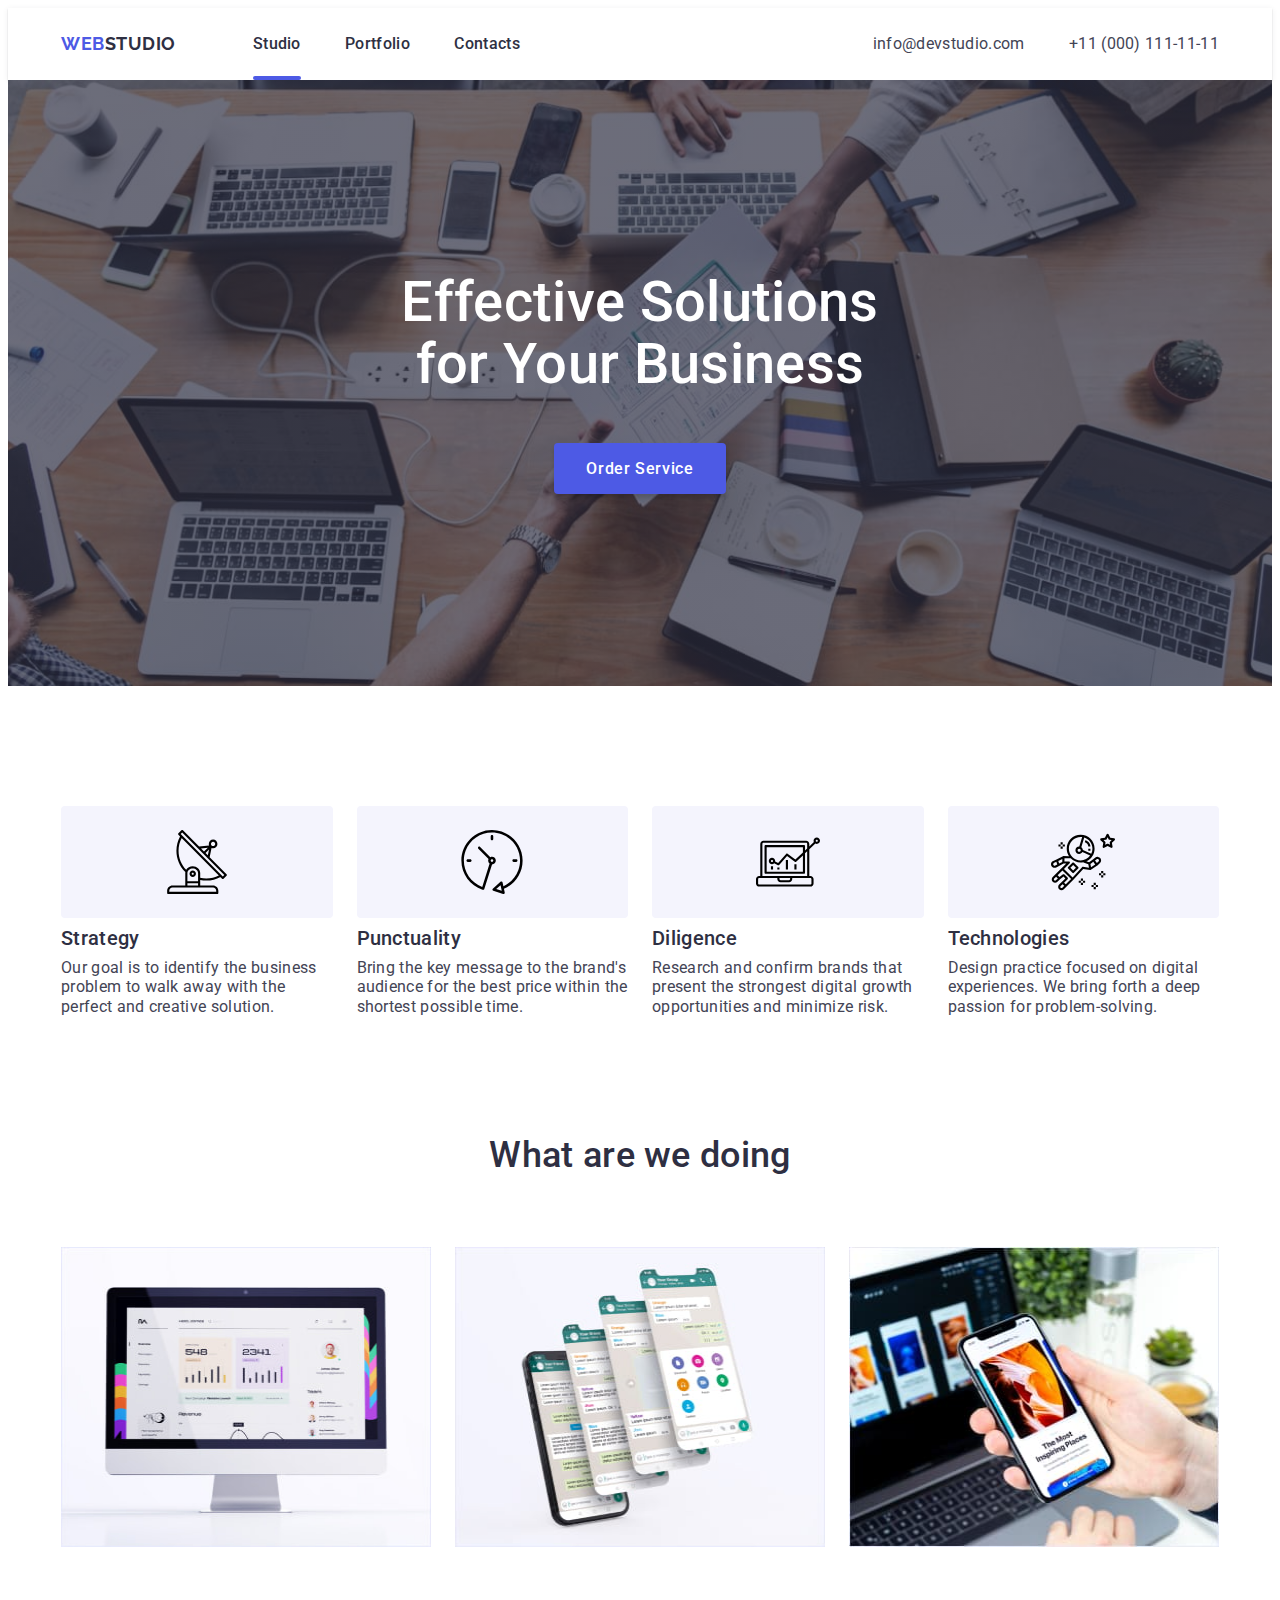
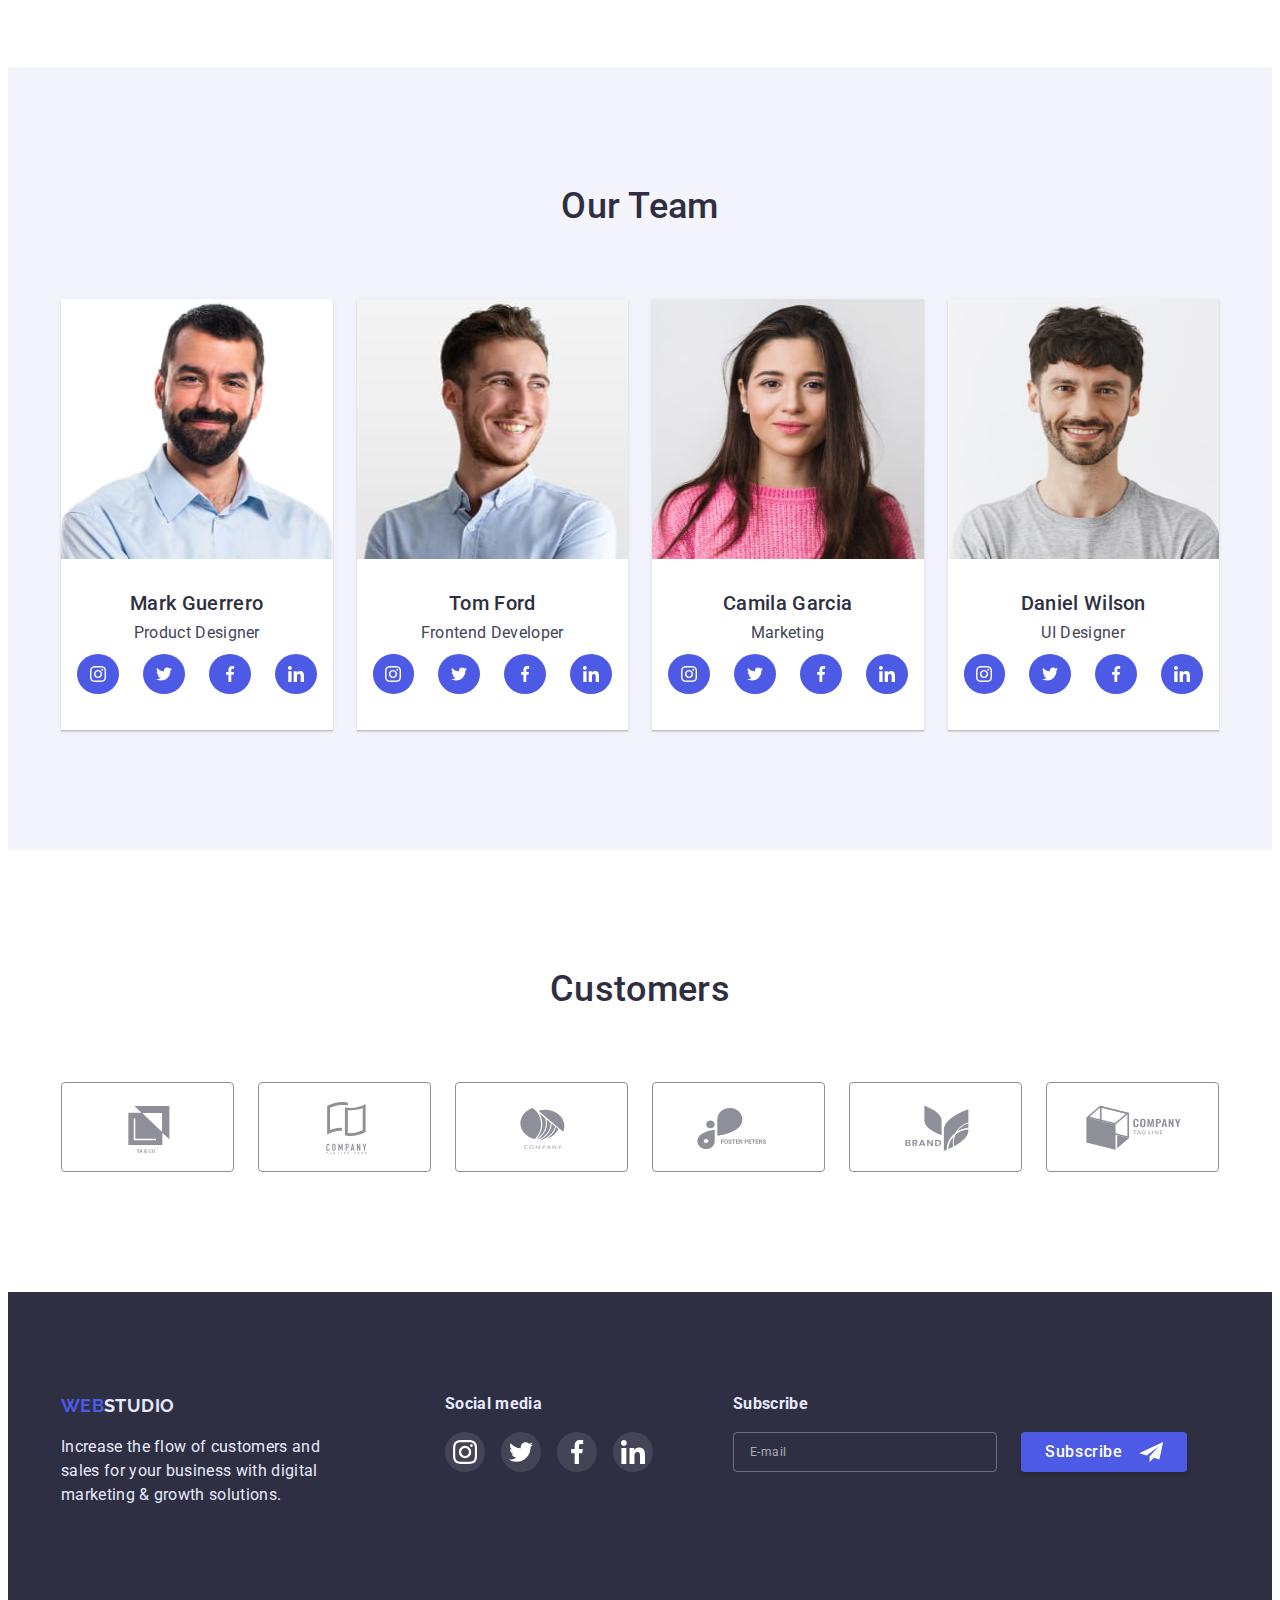
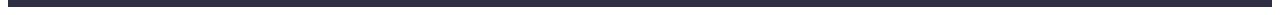
<file: index.html>
<!DOCTYPE html>
<html lang="en">
  <head>
    <meta charset="UTF-8" />
    <meta http-equiv="X-UA-Compatible" content="IE=edge" />
    <meta name="viewport" content="width=device-width, initial-scale=1.0" />
    <link rel="preconnect" href="https://fonts.googleapis.com" />
    <link rel="preconnect" href="https://fonts.gstatic.com" crossorigin />
    <link
      href="https://fonts.googleapis.com/css2?family=Raleway:wght@700&family=Roboto:wght@400;500;700;900&display=swap"
      rel="stylesheet"
    />
    <link
      rel="stylesheet"
      href="https://cdnjs.cloudflare.com/ajax/libs/modern-normalize/1.1.0/modern-normalize.min.css"
      integrity="sha512-wpPYUAdjBVSE4KJnH1VR1HeZfpl1ub8YT/NKx4PuQ5NmX2tKuGu6U/JRp5y+Y8XG2tV+wKQpNHVUX03MfMFn9Q=="
      crossorigin="anonymous"
      referrerpolicy="no-referrer"
    />
    <link rel="stylesheet" href="./css/styles.css" />
    <script src="./modal.js" defer></script>
    <title>Studio</title>
  </head>
  <body>
    <header class="head-border">
      <div class="container nav-container">
        <a class="logo" href="./index.html">
          <span class="logo-color">WEB</span>STUDIO</a
        >
        <nav class="site-nav">
          <a href="./index.html" class="link link-pointer active-page"
            >Studio</a
          >
          <a href="./portfolio.html" class="link link-pointer">Portfolio</a>
          <a href="" class="link link-pointer">Contacts</a>
        </nav>
        <div class="contact-section">
          <a href="mailto:info@devstudio.com" class="link item link-pointer"
            >info@devstudio.com</a
          >
          <a href="tel:+110001111111" class="link item link-pointer"
            >+11 (000) 111-11-11</a
          >
        </div>
      </div>
    </header>
    <main>
      <section class="hero-section">
          <h1 class="hero-title">
            Effective Solutions <br />
            for Your Business
          </h1>
          <button
            type="button"
            class="btn btn-primary hero-btn"
            data-modal-open
          >
            Order Service
          </button>
      </section>
      <section class="section">
        <div class="container">
          <h2 class="title secret-name">Our strong sides</h2>
          <ul class="list list-container">
            <li class="item">
              <div class="icon-logo">
                <svg width="64" height="64">
                  <use href="./images/svg/sprate.svg#icon-antenna"></use>
                </svg>
              </div>
              <h3 class="list-title">Strategy</h3>
              <p>
                Our goal is to identify the business problem to walk away with
                the perfect and creative solution.
              </p>
            </li>
            <li class="item">
              <div class="icon-logo">
                <svg width="64" height="64">
                  <use href="./images/svg/sprate.svg#icon-clock"></use>
                </svg>
              </div>
              <h3 class="list-title">Punctuality</h3>
              <p>
                Bring the key message to the brand's audience for the best price
                within the shortest possible time.
              </p>
            </li>
            <li class="item">
              <div class="icon-logo">
                <svg width="64" height="64">
                  <use href="./images/svg/sprate.svg#icon-diagram"></use>
                </svg>
              </div>
              <h3 class="list-title">Diligence</h3>
              <p>
                Research and confirm brands that present the strongest digital
                growth opportunities and minimize risk.
              </p>
            </li>
            <li class="item">
              <div class="icon-logo">
                <svg width="64" height="64">
                  <use href="./images/svg/sprate.svg#icon-astronaut"></use>
                </svg>
              </div>
              <h3 class="list-title">Technologies</h3>
              <p>
                Design practice focused on digital experiences. We bring forth a
                deep passion for problem-solving.
              </p>
            </li>
          </ul>
        </div>
      </section>
      <section class="second-section">
        <div class="container">
          <h2 class="title">What are we doing</h2>
          <ul class="list list-container">
            <li class="image">
              <img
                src="./images/computer.jpg"
                alt="a cool looking computer"
                width="360"
                height="300"
              />
            </li>
            <li class="image">
              <img
                src="./images/whatsapp.jpg"
                alt="a chat app"
                width="360"
                height="300"
              />
            </li>
            <li class="image">
              <img
                src="./images/phone.jpg"
                alt="watching at a phone"
                width="360"
                height="300"
              />
            </li>
          </ul>
        </div>
      </section>
      <section class="section light-bg">
        <div class="container">
          <h2 class="title">Our Team</h2>
          <ul class="list list-container">
            <li class="item card list-shadow">
              <img
                src="./images/team-members/Mark.jpg"
                alt="a photo of Mark Guerrero"
                width="264"
                height="260"
              />
              <div class="card-info">
                <h3 class="list-title">Mark Guerrero</h3>
                <p class="card-text">Product Designer</p>
                <ul class="list list-container social-list">
                  <li class="social-item">
                    <a
                      class="social-link card-link"
                      href="https://www.instagram.com/"
                      target="_blank"
                      rel="noopener nofollow norefferer"
                      aria-label="instagram"
                    >
                      <svg class="social-icon" width="16" height="16">
                        <use
                          href="./images/svg/sprate.svg#icon-instagram"
                        ></use>
                      </svg>
                    </a>
                  </li>
                  <li class="social-item">
                    <a
                      class="social-link card-link"
                      href="https://www.twitter.com/"
                      target="_blank"
                      rel="noopener nofollow norefferer"
                      aria-label="twitter"
                    >
                      <svg class="social-icon" width="16" height="16">
                        <use href="./images/svg/sprate.svg#icon-twitter"></use>
                      </svg>
                    </a>
                  </li>
                  <li class="social-item">
                    <a
                      class="social-link card-link"
                      href="https://www.facebook.com/"
                      target="_blank"
                      rel="noopener nofollow norefferer"
                      aria-label="facebook"
                    >
                      <svg class="social-icon" width="16" height="16">
                        <use href="./images/svg/sprate.svg#icon-facebook"></use>
                      </svg>
                    </a>
                  </li>
                  <li class="social-item">
                    <a
                      class="social-link card-link"
                      href="https://www.linkedin.com/"
                      target="_blank"
                      rel="noopener nofollow norefferer"
                      aria-label="linkedin"
                    >
                      <svg class="social-icon" width="16" height="16">
                        <use href="./images/svg/sprate.svg#icon-linkedin"></use>
                      </svg>
                    </a>
                  </li>
                </ul>
              </div>
            </li>
            <li class="item card list-shadow">
              <img
                src="./images/team-members/Tom.jpg"
                alt="a photo of Tom Ford"
                width="264"
                height="260"
              />
              <div class="card-info">
                <h3 class="list-title">Tom Ford</h3>
                <p class="card-text">Frontend Developer</p>
                <ul class="list list-container social-list">
                  <li class="social-item">
                    <a
                      class="social-link card-link"
                      href="https://www.instagram.com/"
                      target="_blank"
                      rel="noopener nofollow norefferer"
                      aria-label="instagram"
                    >
                      <svg class="social-icon" width="16" height="16">
                        <use
                          href="./images/svg/sprate.svg#icon-instagram"
                        ></use>
                      </svg>
                    </a>
                  </li>
                  <li class="social-item">
                    <a
                      class="social-link card-link"
                      href="https://www.twitter.com/"
                      target="_blank"
                      rel="noopener nofollow norefferer"
                      aria-label="twitter"
                    >
                      <svg class="social-icon" width="16" height="16">
                        <use href="./images/svg/sprate.svg#icon-twitter"></use>
                      </svg>
                    </a>
                  </li>
                  <li class="social-item">
                    <a
                      class="social-link card-link"
                      href="https://www.facebook.com/"
                      target="_blank"
                      rel="noopener nofollow norefferer"
                      aria-label="facebook"
                    >
                      <svg class="social-icon" width="16" height="16">
                        <use href="./images/svg/sprate.svg#icon-facebook"></use>
                      </svg>
                    </a>
                  </li>
                  <li class="social-item">
                    <a
                      class="social-link card-link"
                      href="https://www.linkedin.com/"
                      target="_blank"
                      rel="noopener nofollow norefferer"
                      aria-label="linkedin"
                    >
                      <svg class="social-icon" width="16" height="16">
                        <use href="./images/svg/sprate.svg#icon-linkedin"></use>
                      </svg>
                    </a>
                  </li>
                </ul>
              </div>
            </li>
            <li class="item card list-shadow">
              <img
                src="./images/team-members/Camila.jpg"
                alt="a photo of Camila Garcia"
                width="264"
                height="260"
              />
              <div class="card-info">
                <h3 class="list-title">Camila Garcia</h3>
                <p class="card-text">Marketing</p>
                <ul class="list list-container social-list">
                  <li class="social-item">
                    <a
                      class="social-link card-link"
                      href="https://www.instagram.com/"
                      target="_blank"
                      rel="noopener nofollow norefferer"
                      aria-label="instagram"
                    >
                      <svg class="social-icon" width="16" height="16">
                        <use
                          href="./images/svg/sprate.svg#icon-instagram"
                        ></use>
                      </svg>
                    </a>
                  </li>
                  <li class="social-item">
                    <a
                      class="social-link card-link"
                      href="https://www.twitter.com/"
                      target="_blank"
                      rel="noopener nofollow norefferer"
                      aria-label="twitter"
                    >
                      <svg class="social-icon" width="16" height="16">
                        <use href="./images/svg/sprate.svg#icon-twitter"></use>
                      </svg>
                    </a>
                  </li>
                  <li class="social-item">
                    <a
                      class="social-link card-link"
                      href="https://www.facebook.com/"
                      target="_blank"
                      rel="noopener nofollow norefferer"
                      aria-label="facebook"
                    >
                      <svg class="social-icon" width="16" height="16">
                        <use href="./images/svg/sprate.svg#icon-facebook"></use>
                      </svg>
                    </a>
                  </li>
                  <li class="social-item">
                    <a
                      class="social-link card-link"
                      href="https://www.linkedin.com/"
                      target="_blank"
                      rel="noopener nofollow norefferer"
                      aria-label="linkedin"
                    >
                      <svg class="social-icon" width="16" height="16">
                        <use href="./images/svg/sprate.svg#icon-linkedin"></use>
                      </svg>
                    </a>
                  </li>
                </ul>
              </div>
            </li>
            <li class="item card list-shadow">
              <img
                src="./images/team-members/Daniel.jpg"
                alt="a photo of Daniel Wilson"
                width="264"
                height="260"
              />
              <div class="card-info">
                <h3 class="list-title">Daniel Wilson</h3>
                <p class="card-text">UI Designer</p>
                <ul class="list list-container social-list">
                  <li class="social-item">
                    <a
                      class="social-link card-link"
                      href="https://www.instagram.com/"
                      target="_blank"
                      rel="noopener nofollow norefferer"
                      aria-label="instagram"
                    >
                      <svg class="social-icon" width="16" height="16">
                        <use
                          href="./images/svg/sprate.svg#icon-instagram"
                        ></use>
                      </svg>
                    </a>
                  </li>
                  <li class="social-item">
                    <a
                      class="social-link card-link"
                      href="https://www.twitter.com/"
                      target="_blank"
                      rel="noopener nofollow norefferer"
                      aria-label="twitter"
                    >
                      <svg class="social-icon" width="16" height="16">
                        <use href="./images/svg/sprate.svg#icon-twitter"></use>
                      </svg>
                    </a>
                  </li>
                  <li class="social-item">
                    <a
                      class="social-link card-link"
                      href="https://www.facebook.com/"
                      target="_blank"
                      rel="noopener nofollow norefferer"
                      aria-label="facebook"
                    >
                      <svg class="social-icon" width="16" height="16">
                        <use href="./images/svg/sprate.svg#icon-facebook"></use>
                      </svg>
                    </a>
                  </li>
                  <li class="social-item">
                    <a
                      class="social-link card-link"
                      href="https://www.linkedin.com/"
                      target="_blank"
                      rel="noopener nofollow norefferer"
                      aria-label="linkedin"
                    >
                      <svg class="social-icon" width="16" height="16">
                        <use href="./images/svg/sprate.svg#icon-linkedin"></use>
                      </svg>
                    </a>
                  </li>
                </ul>
              </div>
            </li>
          </ul>
        </div>
      </section>
      <section class="section">
        <div class="container">
          <h2 class="title">Customers</h2>
          <ul class="list list-container">
            <li class="cust-list">
              <a
                href=""
                class="customer-link"
                target="_blank"
                rel="noopener norefferer nofollow"
              >
                <svg width="104" height="56">
                  <use href="./images/svg/sprate.svg#icon-Logo"></use>
                </svg>
              </a>
            </li>
            <li class="cust-list">
              <a
                href=""
                class="customer-link"
                target="_blank"
                rel="noopener norefferer nofollow"
              >
                <svg width="104" height="56">
                  <use href="./images/svg/sprate.svg#icon-Logo-1"></use>
                </svg>
              </a>
            </li>
            <li class="cust-list">
              <a
                href=""
                class="customer-link"
                target="_blank"
                rel="noopener norefferer nofollow"
              >
                <svg width="104" height="56">
                  <use href="./images/svg/sprate.svg#icon-Logo-2"></use>
                </svg>
              </a>
            </li>
            <li class="cust-list">
              <a
                href=""
                class="customer-link"
                target="_blank"
                rel="noopener norefferer nofollow"
              >
                <svg width="104" height="56">
                  <use href="./images/svg/sprate.svg#icon-Logo-3"></use>
                </svg>
              </a>
            </li>
            <li class="cust-list">
              <a
                href=""
                class="customer-link"
                target="_blank"
                rel="noopener norefferer nofollow"
              >
                <svg width="104" height="56">
                  <use href="./images/svg/sprate.svg#icon-Logo-4"></use>
                </svg>
              </a>
            </li>
            <li class="cust-list">
              <a
                href=""
                class="customer-link"
                target="_blank"
                rel="noopener norefferer nofollow"
              >
                <svg width="104" height="56">
                  <use href="./images/svg/sprate.svg#icon-Logo-5"></use>
                </svg>
              </a>
            </li>
          </ul>
        </div>
      </section>
    </main>
    <footer class="dark-bg">
      <div class="container foot-flex">
        <section class="foot-section foot-text">
          <a class="logo text-color foot-logo" href="./index.html">
            <span class="logo-color">WEB</span>STUDIO</a
          >
          <p class="text-color">
            Increase the flow of customers and sales for your business with
            digital marketing & growth solutions.
          </p>
        </section>
        <section class="foot-section foot-social-media">
          <p class="social-media-name text-color">Social media</p>
          <ul class="list list-container foot-social-list">
            <li class="foot-social-item">
              <a
                class="social-link foot-link"
                href="https://www.instagram.com/"
                target="_blank"
                rel="noopener nofollow norefferer"
                aria-label="instagram"
              >
                <svg class="foot-social-icon" width="24" height="24">
                  <use href="./images/svg/sprate.svg#icon-instagram"></use>
                </svg>
              </a>
            </li>
            <li class="foot-social-item">
              <a
                class="social-link foot-link"
                href="https://www.twitter.com/"
                target="_blank"
                rel="noopener nofollow norefferer"
                aria-label="twitter"
              >
                <svg class="foot-social-icon" width="24" height="24">
                  <use href="./images/svg/sprate.svg#icon-twitter"></use>
                </svg>
              </a>
            </li>
            <li class="foot-social-item">
              <a
                class="social-link foot-link"
                href="https://www.facebook.com/"
                target="_blank"
                rel="noopener nofollow norefferer"
                aria-label="facebook"
              >
                <svg class="foot-social-icon" width="24" height="24">
                  <use href="./images/svg/sprate.svg#icon-facebook"></use>
                </svg>
              </a>
            </li>
            <li class="foot-social-item">
              <a
                class="social-link foot-link"
                href="https://www.linkedin.com/"
                target="_blank"
                rel="noopener nofollow norefferer"
                aria-label="linkedin"
              >
                <svg class="foot-social-icon" width="24" height="24">
                  <use href="./images/svg/sprate.svg#icon-linkedin"></use>
                </svg>
              </a>
            </li>
          </ul>
        </section>
        <section class="foot-section foot-email">
          <form class="foot-form">
            <div class="foot-field">
              <label
                class="foot-label text-color social-media-name"
                for="subscribe"
                >Subscribe</label
              >
              <input
                class="foot-input"
                type="email"
                name="subscribe"
                id="subscribe"
                placeholder="E-mail"
              />
            </div>
            <button class="btn btn-primary btn-send" type="submit">
              Subscribe
              <svg class="foot-icon" width="24" height="20">
                <use href="./images/svg/sprate.svg#icon-send"></use>
              </svg>
            </button>
          </form>
        </section>
      </div>
    </footer>
    <div class="backdrop is-hidden" data-modal>
      <div class="modal">
        <button class="close-modal" data-modal-close>
          <svg width="8" height="8">
            <use href="./images/svg/sprate.svg#close-icon"></use>
          </svg>
        </button>
        <b class="modal-intro">Leave your contacts and we will call you back</b>
        <form class="form">
          <div class="field">
            <label class="field-label" for="name">Name</label>
            <input
              class="field-input"
              type="text"
              name="user-name"
              id="name"
              placeholder="John Jonny Jameson"
              required
            />
            <span class="modal-icon"
              ><svg class="input-icon" width="12" height="12">
                <use href="./images/svg/sprate.svg#icon-person"></use></svg
            ></span>
          </div>
          <div class="field">
            <label class="field-label" for="tel">Phone</label>
            <input
              class="field-input"
              type="tel"
              name="user-phone"
              id="tel"
              placeholder="+(123)456789"
              required
            />
            <span class="modal-icon"
              ><svg width="13" height="13">
                <use href="./images/svg/sprate.svg#icon-phone"></use></svg
            ></span>
          </div>
          <div class="field">
            <label class="field-label" label for="mail">Email</label>
            <input
              class="field-input"
              type="email"
              name="user-email"
              id="mail"
              placeholder="your.email@gmail.com"
              required
            />
            <span class="modal-icon"
              ><svg width="15" height="12">
                <use href="./images/svg/sprate.svg#icon-mail"></use></svg
            ></span>
          </div>
          <div class="field">
            <label class="field-label" for="comment">Comment</label>
            <textarea
              class="field-input field-textarea"
              name="comment"
              id="comment"
              rows="8"
              placeholder="Text input"
            ></textarea>
          </div>
          <label class="field-label check-label">
            <input
              class="checkbox secret-name"
              type="checkbox"
              name="policy"
              required
            />
            <span id="policy" class="checkbox-icon"
              ><svg class="policy-icon" width="10" height="8">
                <use href="./images/svg/sprate.svg#icon-checkbox"></use></svg
            ></span>
            <p>
              I accept the terms and conditions of the
              <a class="modal-policy" href="">Privacy Policy</a>
            </p>
          </label>
          <button class="btn btn-primary modal-btn" type="submit">Send</button>
        </form>
      </div>
    </div>
  </body>
</html>
</file>
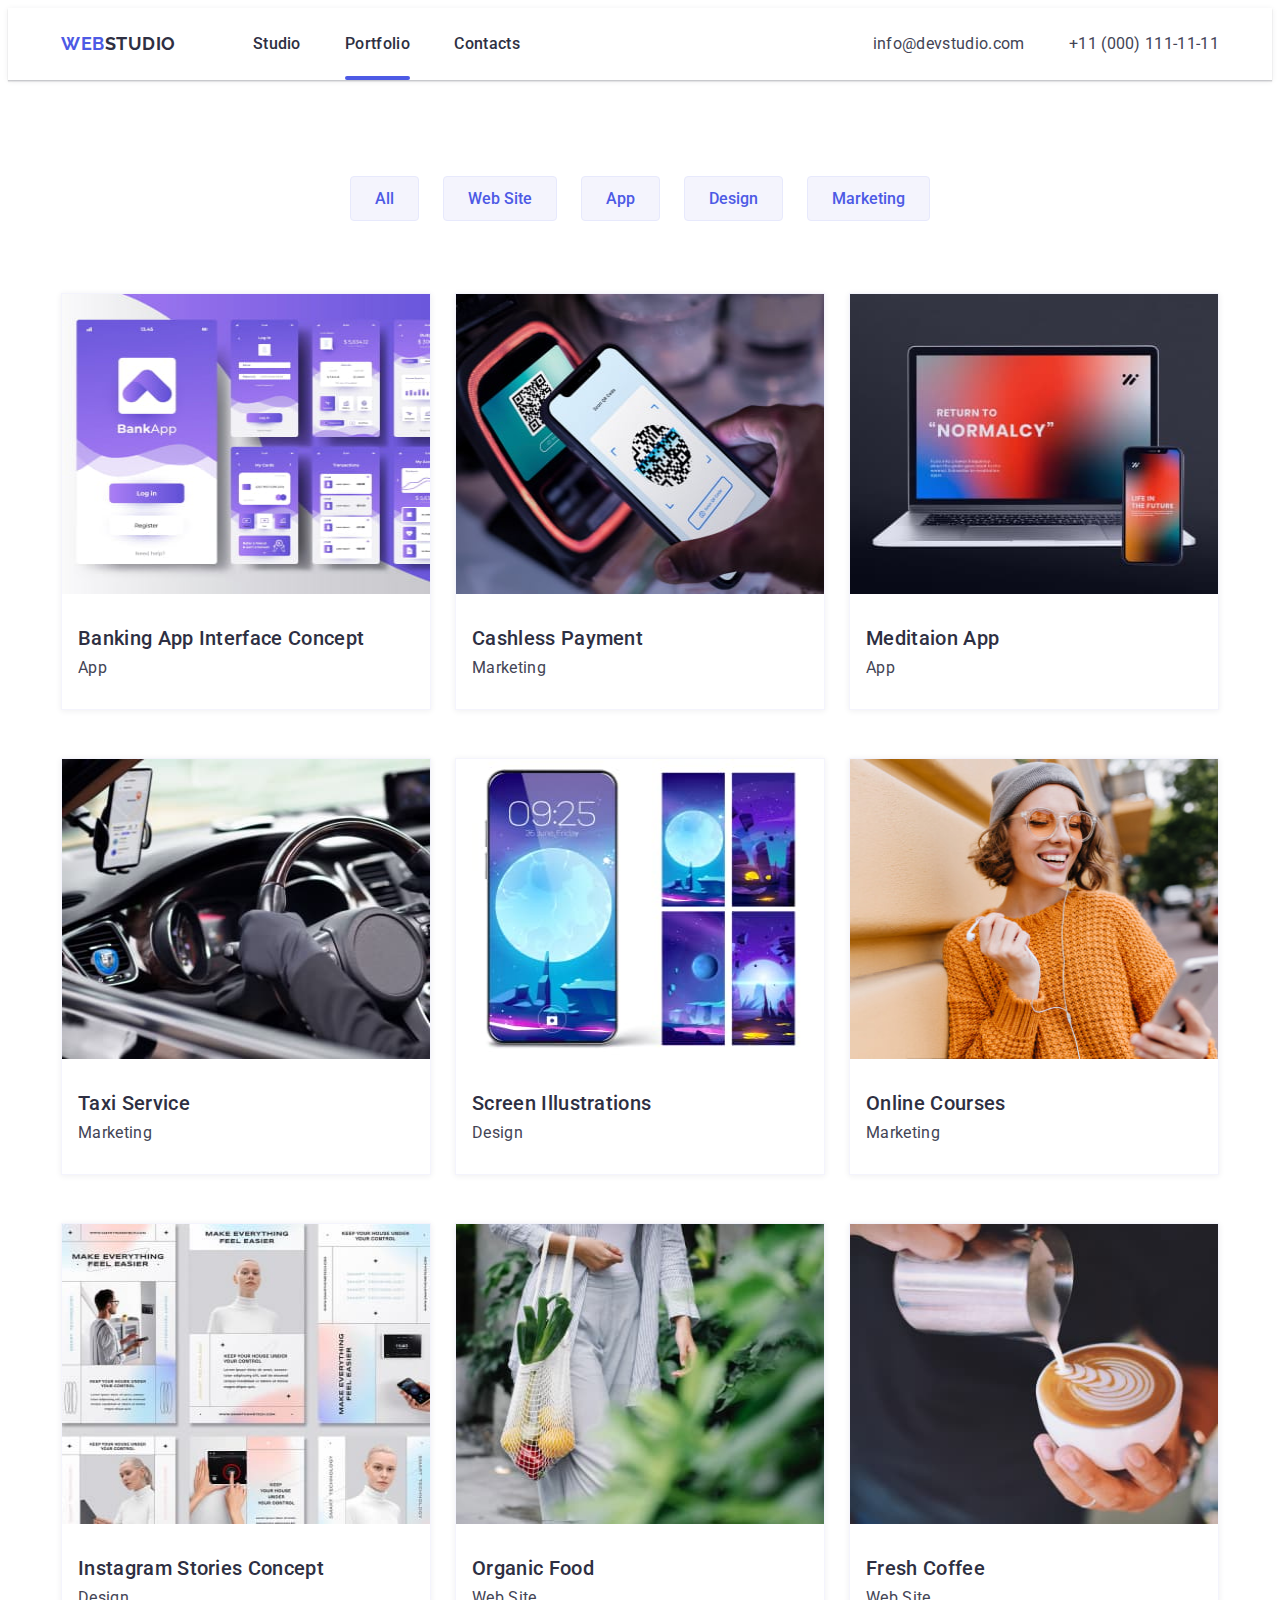
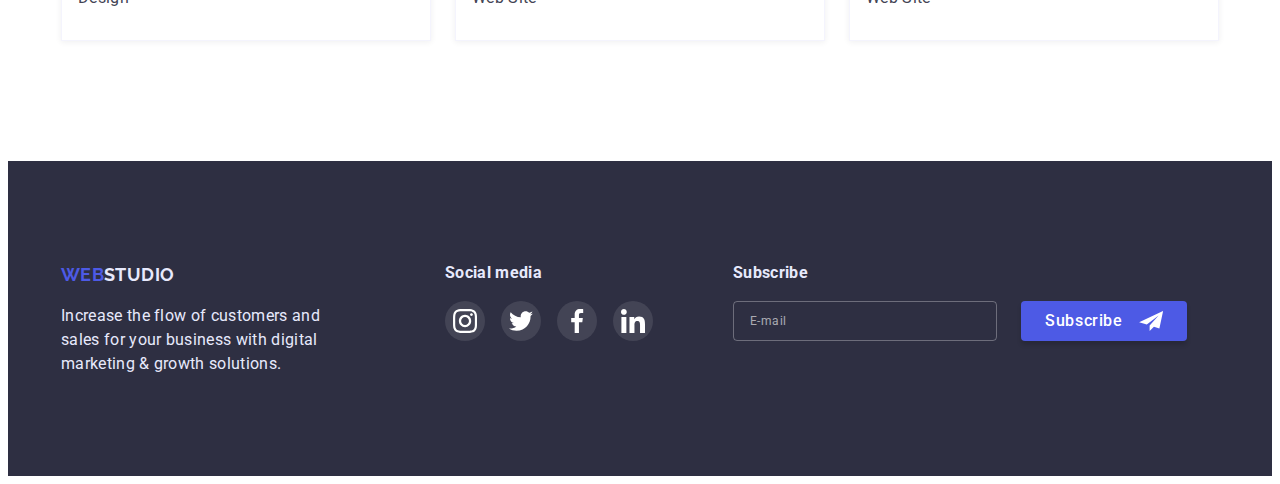
<file: portfolio.html>
<!DOCTYPE html>
<html lang="en">
  <head>
    <meta charset="UTF-8" />
    <meta http-equiv="X-UA-Compatible" content="IE=edge" />
    <meta name="viewport" content="width=device-width, initial-scale=1.0" />
    <link rel="preconnect" href="https://fonts.googleapis.com" />
    <link rel="preconnect" href="https://fonts.gstatic.com" crossorigin />
    <link
      href="https://fonts.googleapis.com/css2?family=Raleway:wght@700&family=Roboto:wght@400;500;700;900&display=swap"
      rel="stylesheet"
    />
    <link
      rel="stylesheet"
      href="https://cdnjs.cloudflare.com/ajax/libs/modern-normalize/1.1.0/modern-normalize.min.css"
      integrity="sha512-wpPYUAdjBVSE4KJnH1VR1HeZfpl1ub8YT/NKx4PuQ5NmX2tKuGu6U/JRp5y+Y8XG2tV+wKQpNHVUX03MfMFn9Q=="
      crossorigin="anonymous"
      referrerpolicy="no-referrer"
    />
    <link rel="stylesheet" href="./css/styles.css" />
    <title>Portfolio</title>
  </head>
  <body>
    <header class="head-border">
      <div class="container nav-container">
        <a class="logo" href="./index.html">
          <span class="logo-color">WEB</span>STUDIO</a
        >
        <nav class="site-nav">
          <a href="./index.html" class="link link-pointer">Studio</a>
          <a href="./portfolio.html" class="link link-pointer active-page"
            >Portfolio</a
          >
          <a href="" class="link link-pointer">Contacts</a>
        </nav>
        <div class="contact-section">
          <a href="mailto:info@devstudio.com" class="link item link-pointer"
            >info@devstudio.com</a
          >
          <a href="tel:+110001111111" class="link item link-pointer"
            >+11 (000) 111-11-11</a
          >
        </div>
      </div>
    </header>
    <main>
      <section class="portf-section">
        <div class="container">
          <h2 class="title secret-name">Portfolio filter</h2>
          <ul class="list list-container">
            <li class="filter-btn-list">
              <button type="button" class="btn btn-secondary">All</button>
            </li>
            <li class="filter-btn-list">
              <button type="button" class="btn btn-secondary">Web Site</button>
            </li>
            <li class="filter-btn-list">
              <button type="button" class="btn btn-secondary">App</button>
            </li>
            <li class="filter-btn-list">
              <button type="button" class="btn btn-secondary">Design</button>
            </li>
            <li class="filter-btn-list">
              <button type="button" class="btn btn-secondary">Marketing</button>
            </li>
          </ul>
          <ul class="list list-container">
            <li class="filter-image">
              <a href="" class="link card">
                <div class="overlay-image">
                  <img
                    class="item-image"
                    src="./images/portfolio/breaking-App.jpg"
                    alt="breaking App"
                    width="360"
                    height="300"
                  />
                  <div class="overlay-text">
                    <p class="box-text">
                      14 Stylish and User-Friendly App Design Concepts · Task
                      Manager App · Calorie Tracker App · Exotic Fruit Ecommerce
                      App · Cloud Storage App
                    </p>
                  </div>
                </div>
                <div class="left">
                  <h3 class="list-title">Banking App Interface Concept</h3>
                  <p class="text">App</p>
                </div>
              </a>
            </li>
            <li class="filter-image">
              <a href="" class="link card">
                <div class="overlay-image">
                  <img
                    class="item-image"
                    src="./images/portfolio/cashless-payment.jpg"
                    alt="cashlesspayment"
                    width="360"
                    height="300"
                  />
                  <div class="overlay-text">
                    <p class="box-text">
                      14 Stylish and User-Friendly App Design Concepts · Task
                      Manager App · Calorie Tracker App · Exotic Fruit Ecommerce
                      App · Cloud Storage App
                    </p>
                  </div>
                </div>
                <div class="left">
                  <h3 class="list-title">Cashless Payment</h3>
                  <p class="text">Marketing</p>
                </div>
              </a>
            </li>
            <li class="filter-image">
              <a href="" class="link card">
                <div class="overlay-image">
                  <img
                    class="item-image"
                    src="./images/portfolio/meditation-app.jpg"
                    alt="meditation app"
                    width="360"
                    height="300"
                  />
                  <div class="overlay-text">
                    <p class="box-text">
                      14 Stylish and User-Friendly App Design Concepts · Task
                      Manager App · Calorie Tracker App · Exotic Fruit Ecommerce
                      App · Cloud Storage App
                    </p>
                  </div>
                </div>
                <div class="left">
                  <h3 class="list-title">Meditaion App</h3>
                  <p class="text">App</p>
                </div>
              </a>
            </li>
            <li class="filter-image">
              <a href="" class="link card">
                <div class="overlay-image">
                  <img
                    class="item-image"
                    src="./images/portfolio/Taxi-service.jpg"
                    alt="taxi service"
                    width="360"
                    height="300"
                  />
                  <div class="overlay-text">
                    <p class="box-text">
                      14 Stylish and User-Friendly App Design Concepts · Task
                      Manager App · Calorie Tracker App · Exotic Fruit Ecommerce
                      App · Cloud Storage App
                    </p>
                  </div>
                </div>
                <div class="left">
                  <h3 class="list-title">Taxi Service</h3>
                  <p class="text">Marketing</p>
                </div>
              </a>
            </li>
            <li class="filter-image">
              <a href="" class="link card">
                <div class="overlay-image">
                  <img
                    class="item-image"
                    src="./images/portfolio/screen-illustrations.jpg"
                    alt="screen illustrations"
                    width="360"
                    height="300"
                  />
                  <div class="overlay-text">
                    <p class="box-text">
                      14 Stylish and User-Friendly App Design Concepts · Task
                      Manager App · Calorie Tracker App · Exotic Fruit Ecommerce
                      App · Cloud Storage App
                    </p>
                  </div>
                </div>
                <div class="left">
                  <h3 class="list-title">Screen Illustrations</h3>
                  <p class="text">Design</p>
                </div>
              </a>
            </li>
            <li class="filter-image">
              <a href="" class="link card">
                <div class="overlay-image">
                  <img
                    class="item-image"
                    src="./images/portfolio/online-courses.jpg"
                    alt="online courses"
                    width="360"
                    height="300"
                  />
                  <div class="overlay-text">
                    <p class="box-text">
                      14 Stylish and User-Friendly App Design Concepts · Task
                      Manager App · Calorie Tracker App · Exotic Fruit Ecommerce
                      App · Cloud Storage App
                    </p>
                  </div>
                </div>
                <div class="left">
                  <h3 class="list-title">Online Courses</h3>
                  <p class="text">Marketing</p>
                </div>
              </a>
            </li>
            <li class="filter-image">
              <a href="" class="link card">
                <div class="overlay-image">
                  <img
                    class="item-image"
                    src="./images/portfolio/insta-stories.jpg"
                    alt="instagram stories concept"
                    width="360"
                    height="300"
                  />
                  <div class="overlay-text">
                    <p class="box-text">
                      14 Stylish and User-Friendly App Design Concepts · Task
                      Manager App · Calorie Tracker App · Exotic Fruit Ecommerce
                      App · Cloud Storage App
                    </p>
                  </div>
                </div>
                <div class="left">
                  <h3 class="list-title">Instagram Stories Concept</h3>
                  <p class="text">Design</p>
                </div>
              </a>
            </li>
            <li class="filter-image">
              <a href="" class="link card">
                <div class="overlay-image">
                  <img
                    class="item-image"
                    src="./images/portfolio/organic-food.jpg"
                    alt="organic food"
                    width="360"
                    height="300"
                  />
                  <div class="overlay-text">
                    <p class="box-text">
                      14 Stylish and User-Friendly App Design Concepts · Task
                      Manager App · Calorie Tracker App · Exotic Fruit Ecommerce
                      App · Cloud Storage App
                    </p>
                  </div>
                </div>
                <div class="left">
                  <h3 class="list-title">Organic Food</h3>
                  <p class="text">Web Site</p>
                </div>
              </a>
            </li>
            <li class="filter-image">
              <a href="" class="link card">
                <div class="overlay-image">
                  <img
                    class="item-image"
                    src="./images/portfolio/fresh-coffee.jpg"
                    alt="fresh coffee"
                    width="360"
                    height="300"
                  />
                  <div class="overlay-text">
                    <p class="box-text">
                      14 Stylish and User-Friendly App Design Concepts · Task
                      Manager App · Calorie Tracker App · Exotic Fruit Ecommerce
                      App · Cloud Storage App
                    </p>
                  </div>
                </div>
                <div class="left">
                  <h3 class="list-title">Fresh Coffee</h3>
                  <p class="text">Web Site</p>
                </div>
              </a>
            </li>
          </ul>
        </div>
      </section>
    </main>
    <footer class="dark-bg">
      <div class="container foot-flex">
        <section class="foot-section">
          <a class="logo text-color foot-logo" href="./index.html">
            <span class="logo-color">WEB</span>STUDIO</a
          >
          <p class="text-color foot-text">
            Increase the flow of customers and sales for your business with
            digital marketing & growth solutions.
          </p>
        </section>
        <section class="foot-section foot-social-media">
          <p class="social-media-name text-color">Social media</p>
          <ul class="list list-container foot-social-list">
            <li class="foot-social-item">
              <a
                class="social-link foot-link"
                href="https://www.instagram.com/"
                target="_blank"
                rel="noopener nofollow norefferer"
                aria-label="instagram"
              >
                <svg class="foot-social-icon" width="24" height="24">
                  <use href="./images/svg/sprate.svg#icon-instagram"></use>
                </svg>
              </a>
            </li>
            <li class="foot-social-item">
              <a
                class="social-link foot-link"
                href="https://www.twitter.com/"
                target="_blank"
                rel="noopener nofollow norefferer"
                aria-label="twitter"
              >
                <svg class="foot-social-icon" width="24" height="24">
                  <use href="./images/svg/sprate.svg#icon-twitter"></use>
                </svg>
              </a>
            </li>
            <li class="foot-social-item">
              <a
                class="social-link foot-link"
                href="https://www.facebook.com/"
                target="_blank"
                rel="noopener nofollow norefferer"
                aria-label="facebook"
              >
                <svg class="foot-social-icon" width="24" height="24">
                  <use href="./images/svg/sprate.svg#icon-facebook"></use>
                </svg>
              </a>
            </li>
            <li class="foot-social-item">
              <a
                class="social-link foot-link"
                href="https://www.linkedin.com/"
                target="_blank"
                rel="noopener nofollow norefferer"
                aria-label="linkedin"
              >
                <svg class="foot-social-icon" width="24" height="24">
                  <use href="./images/svg/sprate.svg#icon-linkedin"></use>
                </svg>
              </a>
            </li>
          </ul>
        </section>
        <section class="foot-section foot-email">
          <form class="foot-form">
            <div class="foot-field">
              <label
                class="foot-label text-color social-media-name"
                for="subscribe"
                >Subscribe</label
              >
              <input
                class="foot-input"
                type="email"
                name="subscribe"
                id="subscribe"
                placeholder="E-mail"
              />
            </div>
            <button class="btn btn-primary btn-send">
              Subscribe
              <svg class="foot-icon" width="24" height="20">
                <use href="./images/svg/sprate.svg#icon-send"></use>
              </svg>
            </button>
          </form>
        </section>
      </div>
    </footer>
  </body>
</html>
</file>
<file: css/styles.css>
:root {
  --primary-brand: #4d5ae5; /*IRIS*/
  --dark: #2e2f42; /*NAVY BLUE*/
  --green: #31d0aa; /*SUCCESS*/
  --text: #434455; /*SLATE*/
  --sublin-text: #8e8f99; /*LIGHT SLATE*/
  --accent: #e7e9fc; /*CORNFLOWER*/
  --light: #f4f4fd; /*CLOUD*/
  --primary-bg-color: #ffffff; /*WHITE*/

  --transition-main: 250ms cubic-bezier(0.4, 0, 0.2, 1)
}

body {
  color: var(--text);
  background-color: var(--primary-bg-color);

  font-family: 'Roboto', sans-serif;
  font-size: 16px;
  letter-spacing: 0.02em;
  line-height: 1.2;
}

img {
  display: block;
  width: 100%;
}

.link,
.logo,
.btn {
  font-family: inherit;
  font-size: inherit;
  color: inherit;
  cursor: pointer;
  text-decoration: none;
}

.link-pointer {
  transition: color var(--transition-main);
}

.link-pointer:hover,
.link-pointer:focus {
  color: var(--primary-brand);
}

.container {
  width: 1158px;
  padding-left: 15px;
  padding-right: 15px;
  margin: 0 auto;
}

.list {
  list-style: none;
  margin-top: 0;
  margin-bottom: 0;
  padding: 0;
}

p {
  margin-top: 0;
  margin-bottom: 0;
}

/* header nav */
.head-border {
  box-shadow: 0px 2px 1px rgba(46, 47, 66, 0.08),
    0px 1px 1px rgba(46, 47, 66, 0.16), 0px 1px 6px rgba(46, 47, 66, 0.08);
}

.nav-container {
  display: flex;
  align-items: center;
}

.logo {
  color: var(--dark);

  font-family: 'Raleway', sans-serif;
  font-size: 18px;
  font-weight: 700;
  line-height: 1.3;
  letter-spacing: 0.03em;

  margin-right: 77px;
}

.logo-color {
  color: var(--primary-brand);
}

.site-nav {
  line-height: 1.5;
}

.site-nav > a {
  color: var(--dark);

  display: inline-block;
  padding-top: 24px;
  padding-bottom: 24px;
  margin-right: 40px;
}

.site-nav > a:last-child {
  margin-right: 0;
}

.contact-section {
  margin-left: auto;
}

.contact-section > .item:not(:last-child) {
  margin-right: 40px;
}

.icon-logo {
  display: flex;
  align-items: center;
  justify-content: center;
  padding: 24px 0;
  margin-bottom: 8px;
  border-radius: 4px;

  background-color: var(--light);
}

/* hero section */

.hero-section {
  text-align: center;

  padding-top: 192px;
  padding-bottom: 192px;
  max-width: 1440px;
  margin: auto;

  background-image: linear-gradient(
      to right,
      rgba(46, 47, 66, 0.7),
      rgba(46, 47, 66, 0.7)
    ),
    url(../images/people-office.jpg);
  background-repeat: no-repeat;
  background-position: center;
  background-size: cover;
}

.hero-title {
  color: var(--primary-bg-color);

  font-size: 56px;
  font-weight: 500;
  line-height: 1.1;

  margin-top: 0;
  margin-bottom: 48px;
}

.hero-section > .hero-btn {
  padding: 16px 32px;
  border-radius: 4px;
}

.active-page {
  position: relative;
}

.active-page::after {
  content: '';

  position: absolute;
  bottom: 0;
  left: 0;

  display: block;
  width: 100%;
  height: 4px;
  border-radius: 2px;

  background-color: var(--primary-brand);
}

/* sections */

.section {
  padding-top: 120px;
  padding-bottom: 120px;
}

.second-section {
  padding-bottom: 120px;
}

.portf-section {
  padding-top: 96px;
  padding-bottom: 120px;
}

.site-nav,
.title,
.list-title,
.btn {
  color: var(--dark);

  font-weight: 500;
}

.title {
  font-size: 36px;
  line-height: 1.1;

  text-align: center;

  margin-top: 0;
  margin-bottom: 72px;
}

.list-title {
  font-size: 20px;

  margin-top: 0;
  margin-bottom: 8px;
}

.secret-name {
  position: absolute;
  width: 1px;
  height: 1px;
  margin: -1px;
  padding: 0;
  overflow: hidden;
  border: 0;
  clip: rect(0 0 0 0);
}

.card-info {
  padding: 32px 16px 36px;
}

.card-text {
  margin-bottom: 12px;
}

.card-link {
  padding: 12px;
}

.list-container {
  display: flex;
  flex-wrap: wrap;
  justify-content: center;
}

.list-shadow {
  box-shadow: 0px 1px 6px rgba(46, 47, 66, 0.08),
    0px 1px 1px rgba(46, 47, 66, 0.16), 0px 2px 1px rgba(46, 47, 66, 0.08);
}

.list-container > .item {
  width: calc((100% - 72px) / 4);
  margin-right: 24px;
}

.list-container > .item:last-child {
  margin-right: 0;
}

.list-container > .image {
  width: calc((100% - 48px) / 3);
  margin-right: 24px;
}

.list-container > .image:last-child {
  margin-right: 0;
}

.list-container > .filter-image {
  width: calc((100% - 54px) / 3);
  border: 0.5px solid var(--light);

  margin-right: 24px;
  margin-bottom: 48px;

  box-shadow: 0px 1px 6px rgba(46, 47, 66, 0.08);

  transition: box-shadow var(--transition-main);
}

.filter-image:hover,
.filter-image:focus {
  box-shadow: 0px 1px 6px rgba(46, 47, 66, 0.08),
    0px 1px 1px rgba(46, 47, 66, 0.16), 0px 2px 1px rgba(46, 47, 66, 0.08);
}

.list-container > .filter-image:nth-child(3n) {
  margin-right: 0;
}

.list-container > .filter-image:nth-last-child(-n + 3) {
  margin-bottom: 0;
}

.list-container > .social-item {
  width: calc((100% - 72px) / 4);
  margin-right: 24px;
}

.list-container > .social-item:last-child {
  margin-right: 0;
}

.social-link {
  display: flex;
  align-items: center;
  justify-content: center;

  border-radius: 50%;

  background-color: var(--primary-brand);
  transition: background-color var(--transition-main);
}

.social-link:hover,
.social-link:focus {
  background-color: #404bbf;
}

.social-icon,
.foot-social-icon {
  fill: var(--primary-bg-color);
}

.card {
  background-color: var(--primary-bg-color);
  text-align: center;
}

.card > .text {
  margin-bottom: 32px;
  display: block;
}

.left {
  text-align: left;
  padding-top: 32px;
  padding-left: 16px;
  padding-bottom: 32px;
}

.list-container > .filter-btn-list {
  margin-right: 24px;
  margin-bottom: 72px;
}

.list-container > .filter-btn-list:last-child {
  margin-right: 0;
}

.btn {
  padding: 12px 24px;
  border-radius: 4px;

  cursor: pointer;

  font-family: inherit;
}

.btn-primary {
  border: transparent;

  letter-spacing: 0.04em;

  color: var(--primary-bg-color);
  background-color: var(--primary-brand);
  box-shadow: 0px 4px 4px rgba(0, 0, 0, 0.15);

  transition: background-color var(--transition-main),
    border var(--transition-main);
}

.btn-primary:hover,
.btn-primary:focus {
  background-color: #404bbf;
  border: transparent;
}

.btn-secondary {
  border: 1px solid var(--accent);

  color: var(--primary-brand);
  background-color: var(--light);

  transition: background-color var(--transition-main),
    color var(--transition-main);
}

.btn-secondary:hover,
.btn-secondary:focus {
  background-color: var(--primary-brand);
  border: 1px solid transparent;
  color: var(--primary-bg-color);
  box-shadow: 0px 3px 1px rgba(0, 0, 0, 0.1), 0px 2px 1px rgba(0, 0, 0, 0.08),
    0px 2px 2px rgba(0, 0, 0, 0.12);
}

.dark-bg {
  background-color: var(--dark);
}

.light-bg {
  background-color: var(--light);
}

.list-container > .cust-list {
  width: calc((100% - 120px) / 6);
  margin-right: 24px;
}

.list-container > .cust-list:last-child {
  margin-right: 0;
}

.customer-link {
  display: flex;
  align-items: center;
  justify-content: center;
  padding: 16px 32px;

  border: 1px solid var(--sublin-text);
  border-radius: 4px;

  fill: var(--sublin-text);

  transition: fill var(--transition-main),
    border var(--transition-main);
}

.customer-link:hover,
.customer-link:focus {
  border: 1px solid var(--primary-brand);
  fill: var(--primary-brand);
}

/* footer */

footer.dark-bg {
  padding-top: 100px;
  padding-bottom: 100px;
}

.foot-section:nth-child(1) {
  margin-right: 120px;
}

.foot-section:nth-child(2) {
  margin-right: 80px;
}

.foot-section:nth-child(3) {
  margin-right: 0;
}

.foot-flex {
  display: flex;
}

.foot-text {
  max-width: 264px;
}

.foot-logo {
  display: inline-block;
  margin-bottom: 16px;
}

.text-color {
  color: var(--accent);
  line-height: 1.5;
  letter-spacing: 0.02em;
}

.social-media-name {
  font-weight: 700;
  line-height: 1.5;

  margin-top: 0;
  margin-bottom: 16px;
}

.foot-social-media {
  max-width: 208px;
}

.list-container > .foot-social-item {
  width: calc((100% - 48px) / 4);
  margin-right: 16px;
}

.list-container > .foot-social-item:last-child {
  margin-right: 0;
}

.foot-link {
  padding: 8px;
  background-color: rgba(255, 255, 255, 0.1);

  transition: background-color var(--transition-main);
}

.foot-link:hover,
.foot-link:focus {
  background-color: var(--green);
}

.foot-email {
  max-width: 453px;
}

.foot-form {
  display: flex;
  align-items: end;
}

.foot-field {
  display: flex;
  flex-direction: column;
  min-width: 264px;
  width: 100%;
  margin-right: 24px;
}

.foot-input {
  margin: 0;
  padding: 7px 16px;
  border: 1px solid rgba(255, 255, 255, 0.3);
  border-radius: 4px;
  outline: none;

  background-color: transparent;
  color: var(--accent);

  line-height: 2;
  font-size: 12px;
  font-family: inherit;
  letter-spacing: 0.04em;
}

.foot-input::placeholder {
  color: rgba(255, 255, 255, 0.6);
}

.foot-input:focus {
  border: 1px solid var(--accent);
}

.btn-send {
  display: flex;
  justify-content: center;
  align-items: center;

  padding: 8px 24px;
  line-height: 1.5;
  letter-spacing: 0.04em;
}

.foot-icon {
  fill: #fff;
  margin-left: 16px;
}

/* ------- MODAL ------- */

.backdrop {
  position: fixed;
  top: 0;
  left: 0;
  width: 100%;
  height: 100%;

  background-color: rgba(0, 0, 0, 0.5);

  opacity: 1;
  transition: opacity var(--transition-main);
}

.backdrop.is-hidden {
  pointer-events: none;
  opacity: 0;
}

.backdrop.is-hidden .modal {
  transform: translate(-50%, -50%) scale(0.9);
}

.modal {
  position: absolute;
  top: 50%;
  left: 50%;
  transform: translate(-50%, -50%) scale(1);

  width: 408px;
  padding: 24px;
  border-radius: 4px;

  background-color: #fcfcfc;

  transition: transform var(--transition-main);
}

.close-modal {
  display: block;
  width: 24px;
  height: 24px;
  margin-left: auto;
  margin-bottom: 24px;

  border: 1px solid rgba(0, 0, 0, 0.1);
  border-radius: 50%;

  background-color: var(--accent);
  fill: #000;

  transition: background-color var(--transition-main),
    fill var(--transition-main);
}

.close-modal:hover,
.close-modal:focus {
  background-color: var(--primary-brand);
  border: 1px solid transparent;
  fill: #fff;
}

.modal-intro {
  display: block;
  text-align: center;
  margin-bottom: 14px;

  font-weight: 500;
  line-height: 1.5;
  color: var(--dark);
}

.field {
  position: relative;

  display: flex;
  flex-direction: column;
  margin-bottom: 8px;
}

.field:nth-child(4) {
  margin-bottom: 16px;
}

.field-input {
  font-family: inherit;
  font-size: 12px;

  padding: 12px 20px 12px 38px;
  margin: 0;
  border: 1px solid rgba(33, 33, 33, 0.2);
  border-radius: 4px;
  color: var(--text);
}

.field-label {
  margin-bottom: 4px;
  font-size: 12px;
  line-height: 1.33;
  color: var(--sublin-text);
  letter-spacing: 0.04em;
}

.modal-btn {
  display: block;
  margin-left: auto;
  margin-right: auto;
  margin-top: 24px;
  padding: 16px 66px;

  line-height: 1.5;
  letter-spacing: 0.04em;
}

.modal-icon {
  position: absolute;
  top: 52%;
  left: 19px;

  fill: var(--dark);
  transition: fill var(--transition-main);
}

.field-textarea {
  padding: 8px 16px;
  font-size: 12px;
  line-height: 1.33;
  letter-spacing: 0.04em;
  resize: none;
}

.field-input::placeholder,
.field-textarea::placeholder {
  color: rgb(117, 117, 117, 0.5);
}

.modal-policy {
  color: var(--primary-brand);
  text-decoration: none;
  transition: color var(--transition-main);
}

.modal-policy:hover,
.modal-policy:focus {
  color: #404bbf;
  text-decoration: underline;
}

.field-input:focus + .modal-icon {
  fill: var(--primary-brand);
  outline-color: var(--primary-brand);
}

.check-label {
  display: flex;
  align-items: center;
}

.checkbox-icon {
  position: relative;
  display: inline-block;
  width: 16px;
  height: 16px;
  margin-right: 8px;
  border: 1.25px solid var(--dark);
  border-radius: 2px;
  cursor: pointer;

  fill: transparent;
  transition: fill var(--transition-main),
    background-color var(--transition-main),
    border var(--transition-main) ;
}

.checkbox:checked + .checkbox-icon {
  border: 1.25px solid var(--primary-brand);
  background-color: var(--primary-brand);
  fill: var(--light);
}

.policy-icon {
  position: absolute;
  top: 50%;
  left: 50%;
  transform: translate(-50%, -50%);
}

/* ------- OVERLAY FOR PORTFOLIO ------- */

.overlay-image {
  overflow: hidden;
  position: relative;
}

.card:hover .overlay-text,
.card:focus .overlay-text {
  transform: translateY(0);
}

.overlay-text {
  position: absolute;
  top: 0;
  left: 0;

  width: 100%;
  height: 100%;

  background-color: var(--primary-brand);

  transition: transform var(--transition-main);
  transform: translateY(100%);
}

.box-text {
  text-align: start;
  padding: 40px 32px;

  color: var(--primary-bg-color);
}

/* -----PART 2----- */
</file>
